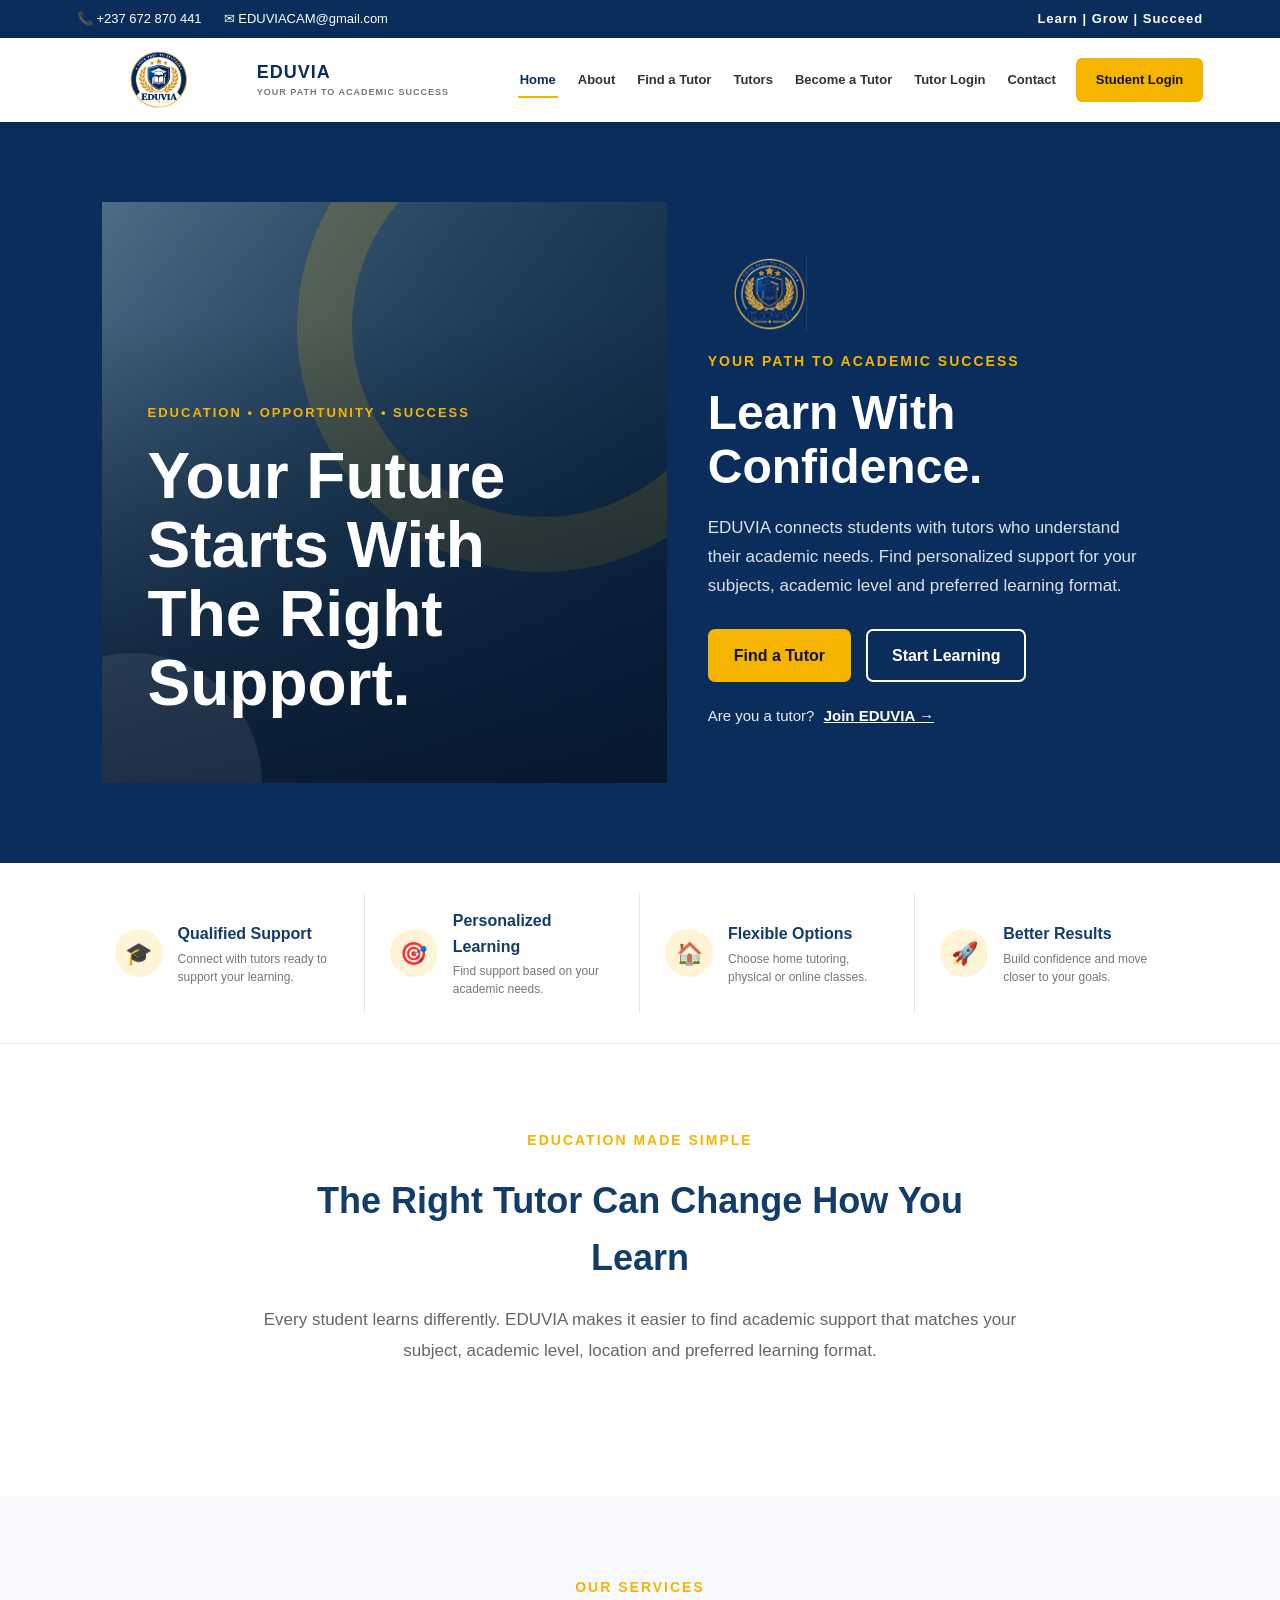
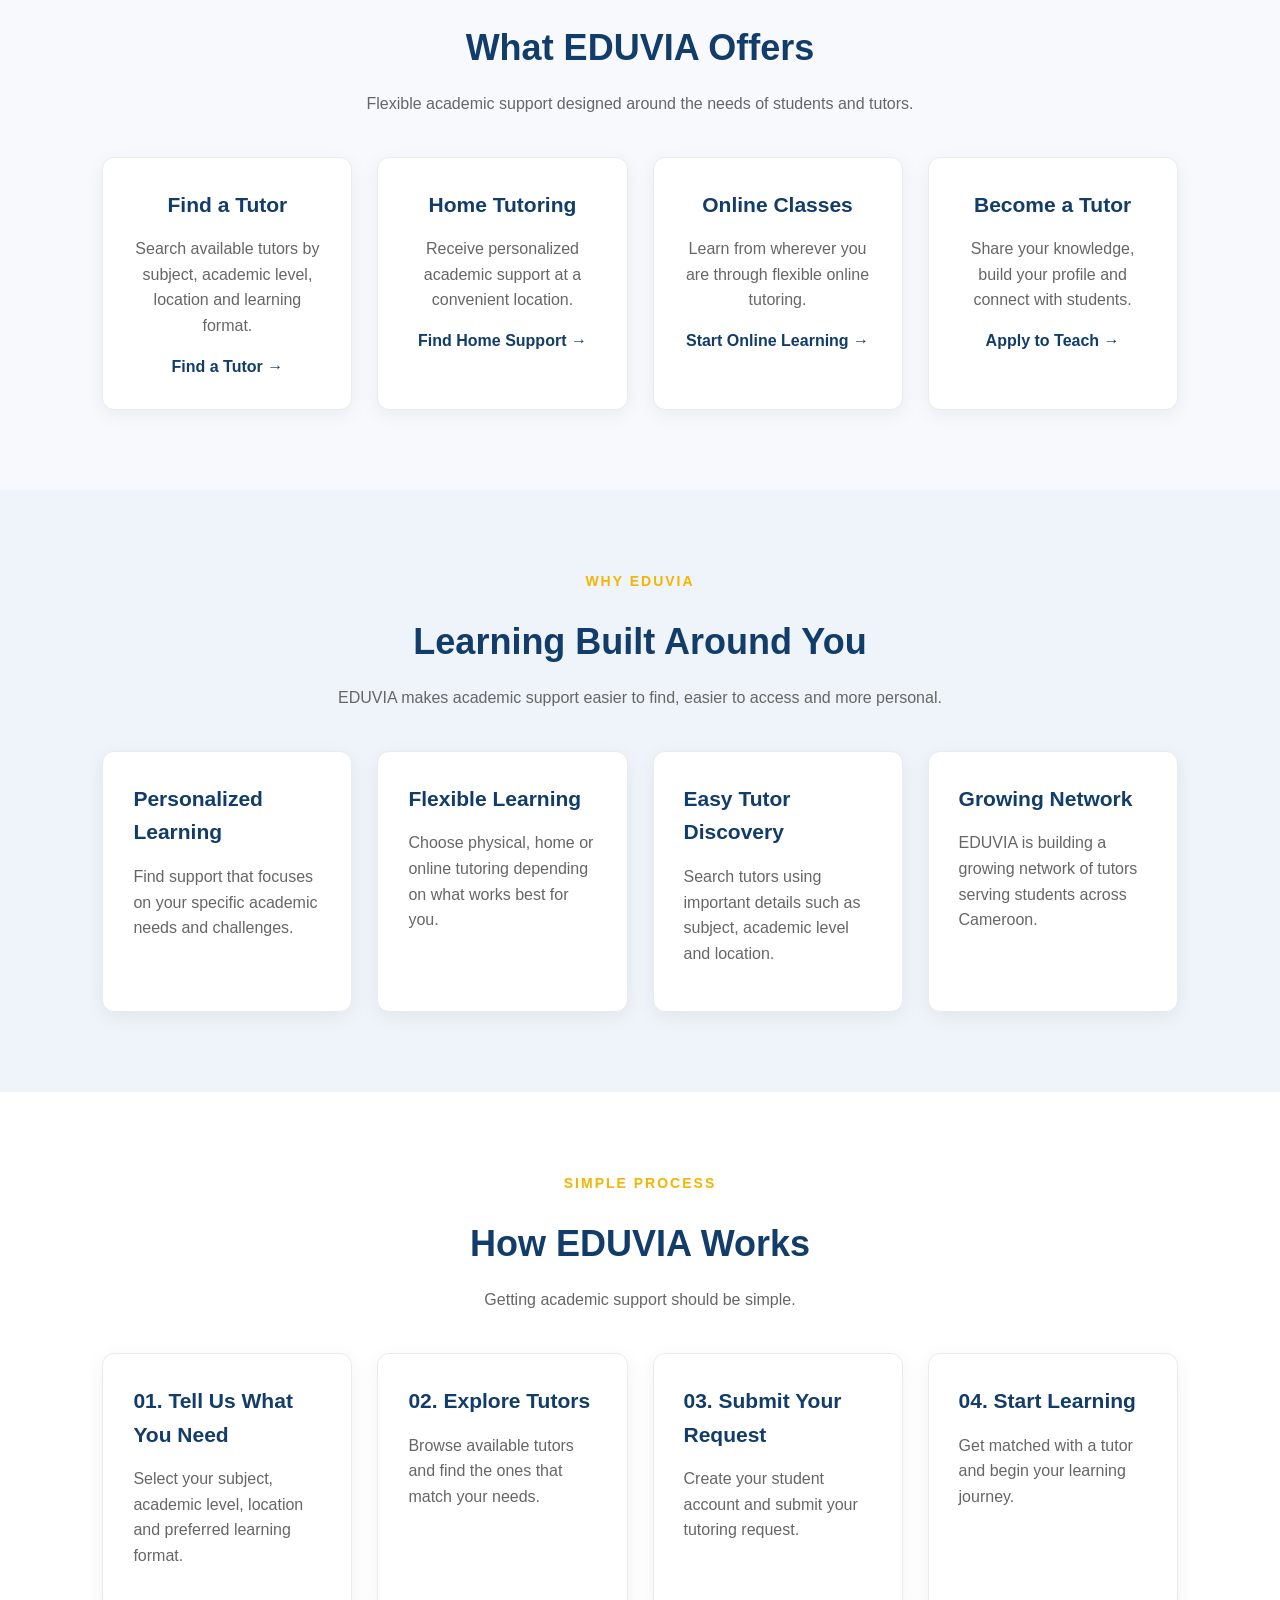
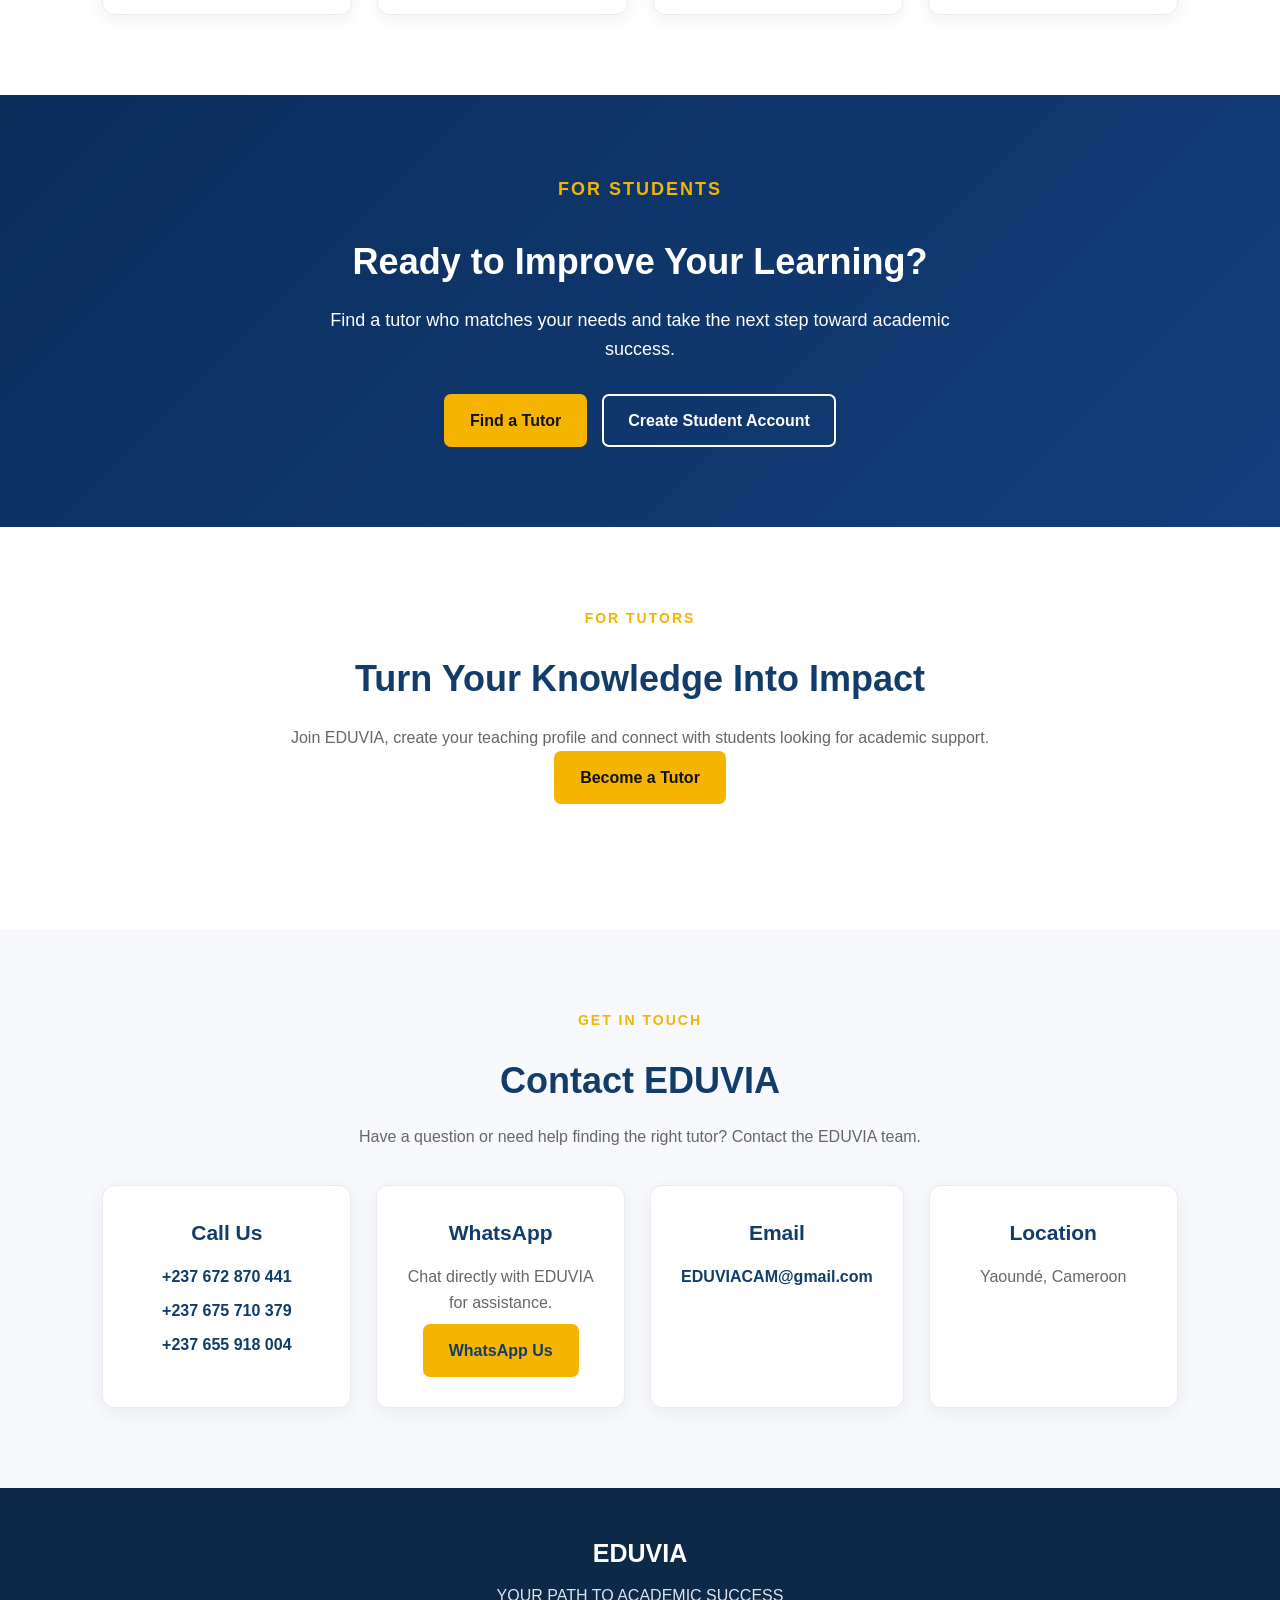
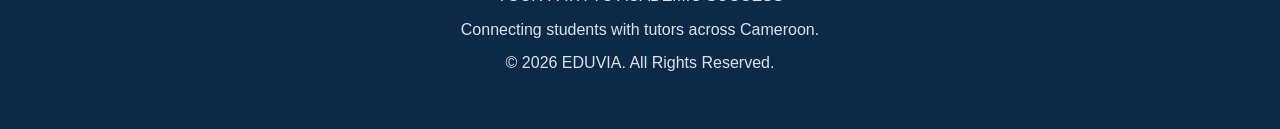
<file: index.html>
<!DOCTYPE html>
<html lang="en">

<head>
    <meta charset="UTF-8">

    <meta
        name="viewport"
        content="width=device-width, initial-scale=1.0"
    >

    <title>EDUVIA | Your Path to Academic Success</title>

    <meta
        name="description"
        content="EDUVIA connects students with tutors for personalized learning, home tutoring and online classes across Cameroon."
    >

    <meta
        name="keywords"
        content="EDUVIA, tutors in Cameroon, private tutors, home tutoring Cameroon, online tutoring Cameroon, find a tutor, academic support"
    >

    <meta name="author" content="EDUVIA">

    <meta name="robots" content="index, follow">

    <meta
        property="og:title"
        content="EDUVIA | Your Path to Academic Success"
    >

    <meta
        property="og:description"
        content="Connect with the right tutor and get personalized academic support across Cameroon."
    >

    <meta property="og:type" content="website">

    <meta property="og:site_name" content="EDUVIA">

    <meta
        name="twitter:card"
        content="summary_large_image"
    >

    <meta
        name="twitter:title"
        content="EDUVIA | Your Path to Academic Success"
    >

    <meta
        name="twitter:description"
        content="Connect with tutors and get personalized academic support across Cameroon."
    >

    <link rel="stylesheet" href="style.css">
</head>


<body>

    <!-- =====================================================
         TOP INFORMATION BAR
    ====================================================== -->

    <div class="top-bar">

        <div class="top-bar-contact">
            <span>📞 +237 672 870 441</span>
            <span>✉ EDUVIACAM@gmail.com</span>
        </div>

        <div class="top-bar-message">
            Learn | Grow | Succeed
        </div>

    </div>


    <!-- =====================================================
         HEADER
    ====================================================== -->

    <header>

        <a href="index.html" class="logo">
            <img
                src="eduvia-logo.png"
                alt="EDUVIA Logo"
            >
        </a>

        <div class="brand-text">
            <strong>EDUVIA</strong>
            <span>YOUR PATH TO ACADEMIC SUCCESS</span>
        </div>

        <nav>

            <a href="index.html" class="active">
                Home
            </a>

            <a href="about.html">
                About
            </a>

            <a href="find-tutor.html">
                Find a Tutor
            </a>

            <a href="tutors.html">
                Tutors
            </a>

            <a href="become-tutor.html">
                Become a Tutor
            </a>

            <a href="tutor-login.html">
                Tutor Login
            </a>

            <a href="contact.html">
                Contact
            </a>

            <a
                href="student-login.html"
                class="student-login-button"
            >
                Student Login
            </a>

        </nav>

    </header>


    <!-- =====================================================
         HERO
    ====================================================== -->

    <section class="home-hero">

        <div class="home-hero-image">

            <div class="hero-image-overlay"></div>

            <div class="hero-image-content">

                <p>
                    EDUCATION • OPPORTUNITY • SUCCESS
                </p>

                <h1>
                    Your Future<br>
                    Starts With<br>
                    The Right Support.
                </h1>

            </div>

        </div>


        <div class="home-hero-content">

            <img
                src="eduvia-logo.png"
                alt="EDUVIA"
                class="hero-logo"
            >

            <p class="hero-small">
                YOUR PATH TO ACADEMIC SUCCESS
            </p>

            <h2>
                Learn With Confidence.
            </h2>

            <p class="hero-description">
                EDUVIA connects students with tutors who
                understand their academic needs. Find
                personalized support for your subjects,
                academic level and preferred learning format.
            </p>

            <div class="hero-buttons">

                <a
                    href="find-tutor.html"
                    class="btn"
                >
                    Find a Tutor
                </a>

                <a
                    href="student-register.html"
                    class="btn btn-outline"
                >
                    Start Learning
                </a>

            </div>

            <div class="hero-secondary-link">

                <span>
                    Are you a tutor?
                </span>

                <a href="become-tutor.html">
                    Join EDUVIA →
                </a>

            </div>

        </div>

    </section>


    <!-- =====================================================
         FEATURE STRIP
    ====================================================== -->

    <section class="home-features">

        <div class="home-feature">

            <div class="feature-icon">
                🎓
            </div>

            <div>
                <h3>
                    Qualified Support
                </h3>

                <p>
                    Connect with tutors ready to support your learning.
                </p>
            </div>

        </div>


        <div class="home-feature">

            <div class="feature-icon">
                🎯
            </div>

            <div>
                <h3>
                    Personalized Learning
                </h3>

                <p>
                    Find support based on your academic needs.
                </p>
            </div>

        </div>


        <div class="home-feature">

            <div class="feature-icon">
                🏠
            </div>

            <div>
                <h3>
                    Flexible Options
                </h3>

                <p>
                    Choose home tutoring, physical or online classes.
                </p>
            </div>

        </div>


        <div class="home-feature">

            <div class="feature-icon">
                🚀
            </div>

            <div>
                <h3>
                    Better Results
                </h3>

                <p>
                    Build confidence and move closer to your goals.
                </p>
            </div>

        </div>

    </section>


    <!-- =====================================================
         INTRODUCTION
    ====================================================== -->

    <section class="home-introduction">

        <div class="section-intro">

            <p class="hero-small">
                EDUCATION MADE SIMPLE
            </p>

            <h2>
                The Right Tutor Can Change How You Learn
            </h2>

            <p>
                Every student learns differently. EDUVIA makes
                it easier to find academic support that matches
                your subject, academic level, location and
                preferred learning format.
            </p>

        </div>

    </section>


    <!-- =====================================================
         SERVICES
    ====================================================== -->

    <section class="home-services">

        <p class="hero-small">
            OUR SERVICES
        </p>

        <h2>
            What EDUVIA Offers
        </h2>

        <p class="section-intro">
            Flexible academic support designed around the needs
            of students and tutors.
        </p>


        <div class="cards">

            <div class="card">

                <h3>
                    Find a Tutor
                </h3>

                <p>
                    Search available tutors by subject,
                    academic level, location and learning format.
                </p>

                <a
                    href="find-tutor.html"
                    class="text-link"
                >
                    Find a Tutor →
                </a>

            </div>


            <div class="card">

                <h3>
                    Home Tutoring
                </h3>

                <p>
                    Receive personalized academic support at
                    a convenient location.
                </p>

                <a
                    href="find-tutor.html"
                    class="text-link"
                >
                    Find Home Support →
                </a>

            </div>


            <div class="card">

                <h3>
                    Online Classes
                </h3>

                <p>
                    Learn from wherever you are through
                    flexible online tutoring.
                </p>

                <a
                    href="find-tutor.html"
                    class="text-link"
                >
                    Start Online Learning →
                </a>

            </div>


            <div class="card">

                <h3>
                    Become a Tutor
                </h3>

                <p>
                    Share your knowledge, build your profile
                    and connect with students.
                </p>

                <a
                    href="become-tutor.html"
                    class="text-link"
                >
                    Apply to Teach →
                </a>

            </div>

        </div>

    </section>


    <!-- =====================================================
         WHY EDUVIA
    ====================================================== -->

    <section class="why-section">

        <p class="hero-small">
            WHY EDUVIA
        </p>

        <h2>
            Learning Built Around You
        </h2>

        <p class="section-intro">
            EDUVIA makes academic support easier to find,
            easier to access and more personal.
        </p>


        <div class="cards">

            <div class="card">

                <h3>
                    Personalized Learning
                </h3>

                <p>
                    Find support that focuses on your specific
                    academic needs and challenges.
                </p>

            </div>


            <div class="card">

                <h3>
                    Flexible Learning
                </h3>

                <p>
                    Choose physical, home or online tutoring
                    depending on what works best for you.
                </p>

            </div>


            <div class="card">

                <h3>
                    Easy Tutor Discovery
                </h3>

                <p>
                    Search tutors using important details such
                    as subject, academic level and location.
                </p>

            </div>


            <div class="card">

                <h3>
                    Growing Network
                </h3>

                <p>
                    EDUVIA is building a growing network of tutors
                    serving students across Cameroon.
                </p>

            </div>

        </div>

    </section>


    <!-- =====================================================
         HOW IT WORKS
    ====================================================== -->

    <section class="how-section">

        <p class="hero-small">
            SIMPLE PROCESS
        </p>

        <h2>
            How EDUVIA Works
        </h2>

        <p class="section-intro">
            Getting academic support should be simple.
        </p>


        <div class="cards">

            <div class="card">

                <h3>
                    01. Tell Us What You Need
                </h3>

                <p>
                    Select your subject, academic level,
                    location and preferred learning format.
                </p>

            </div>


            <div class="card">

                <h3>
                    02. Explore Tutors
                </h3>

                <p>
                    Browse available tutors and find the
                    ones that match your needs.
                </p>

            </div>


            <div class="card">

                <h3>
                    03. Submit Your Request
                </h3>

                <p>
                    Create your student account and submit
                    your tutoring request.
                </p>

            </div>


            <div class="card">

                <h3>
                    04. Start Learning
                </h3>

                <p>
                    Get matched with a tutor and begin
                    your learning journey.
                </p>

            </div>

        </div>

    </section>


    <!-- =====================================================
         STUDENT CTA
    ====================================================== -->

    <section class="cta home-student-cta">

        <p class="hero-small">
            FOR STUDENTS
        </p>

        <h2>
            Ready to Improve Your Learning?
        </h2>

        <p>
            Find a tutor who matches your needs and take
            the next step toward academic success.
        </p>

        <div class="hero-buttons">

            <a
                href="find-tutor.html"
                class="btn"
            >
                Find a Tutor
            </a>

            <a
                href="student-register.html"
                class="btn btn-outline"
            >
                Create Student Account
            </a>

        </div>

    </section>


    <!-- =====================================================
         TUTOR CTA
    ====================================================== -->

    <section class="home-tutor-section">

        <div class="section-intro">

            <p class="hero-small">
                FOR TUTORS
            </p>

            <h2>
                Turn Your Knowledge Into Impact
            </h2>

            <p>
                Join EDUVIA, create your teaching profile
                and connect with students looking for
                academic support.
            </p>

            <div class="hero-buttons">

                <a
                    href="become-tutor.html"
                    class="btn"
                >
                    Become a Tutor
                </a>

            </div>

        </div>

    </section>


    <!-- =====================================================
         CONTACT
    ====================================================== -->

    <section class="home-contact">

        <p class="hero-small">
            GET IN TOUCH
        </p>

        <h2>
            Contact EDUVIA
        </h2>

        <p class="section-intro">
            Have a question or need help finding the right
            tutor? Contact the EDUVIA team.
        </p>


        <div class="cards">

            <div class="card">

                <h3>
                    Call Us
                </h3>

                <p>
                    <a href="tel:+237672870441">
                        +237 672 870 441
                    </a>
                </p>

                <p>
                    <a href="tel:+237675710379">
                        +237 675 710 379
                    </a>
                </p>

                <p>
                    <a href="tel:+237655918004">
                        +237 655 918 004
                    </a>
                </p>

            </div>


            <div class="card">

                <h3>
                    WhatsApp
                </h3>

                <p>
                    Chat directly with EDUVIA for assistance.
                </p>

                <a
                    href="https://wa.me/237672870441"
                    target="_blank"
                    rel="noopener noreferrer"
                    class="btn"
                >
                    WhatsApp Us
                </a>

            </div>


            <div class="card">

                <h3>
                    Email
                </h3>

                <p>
                    <a href="mailto:EDUVIACAM@gmail.com">
                        EDUVIACAM@gmail.com
                    </a>
                </p>

            </div>


            <div class="card">

                <h3>
                    Location
                </h3>

                <p>
                    Yaoundé, Cameroon
                </p>

            </div>

        </div>

    </section>


    <!-- =====================================================
         FOOTER
    ====================================================== -->

    <footer>

        <h3>
            EDUVIA
        </h3>

        <p>
            YOUR PATH TO ACADEMIC SUCCESS
        </p>

        <p>
            Connecting students with tutors across Cameroon.
        </p>

        <p>
            ©️ 2026 EDUVIA. All Rights Reserved.
        </p>

    </footer>


</body>

</html>
</file>
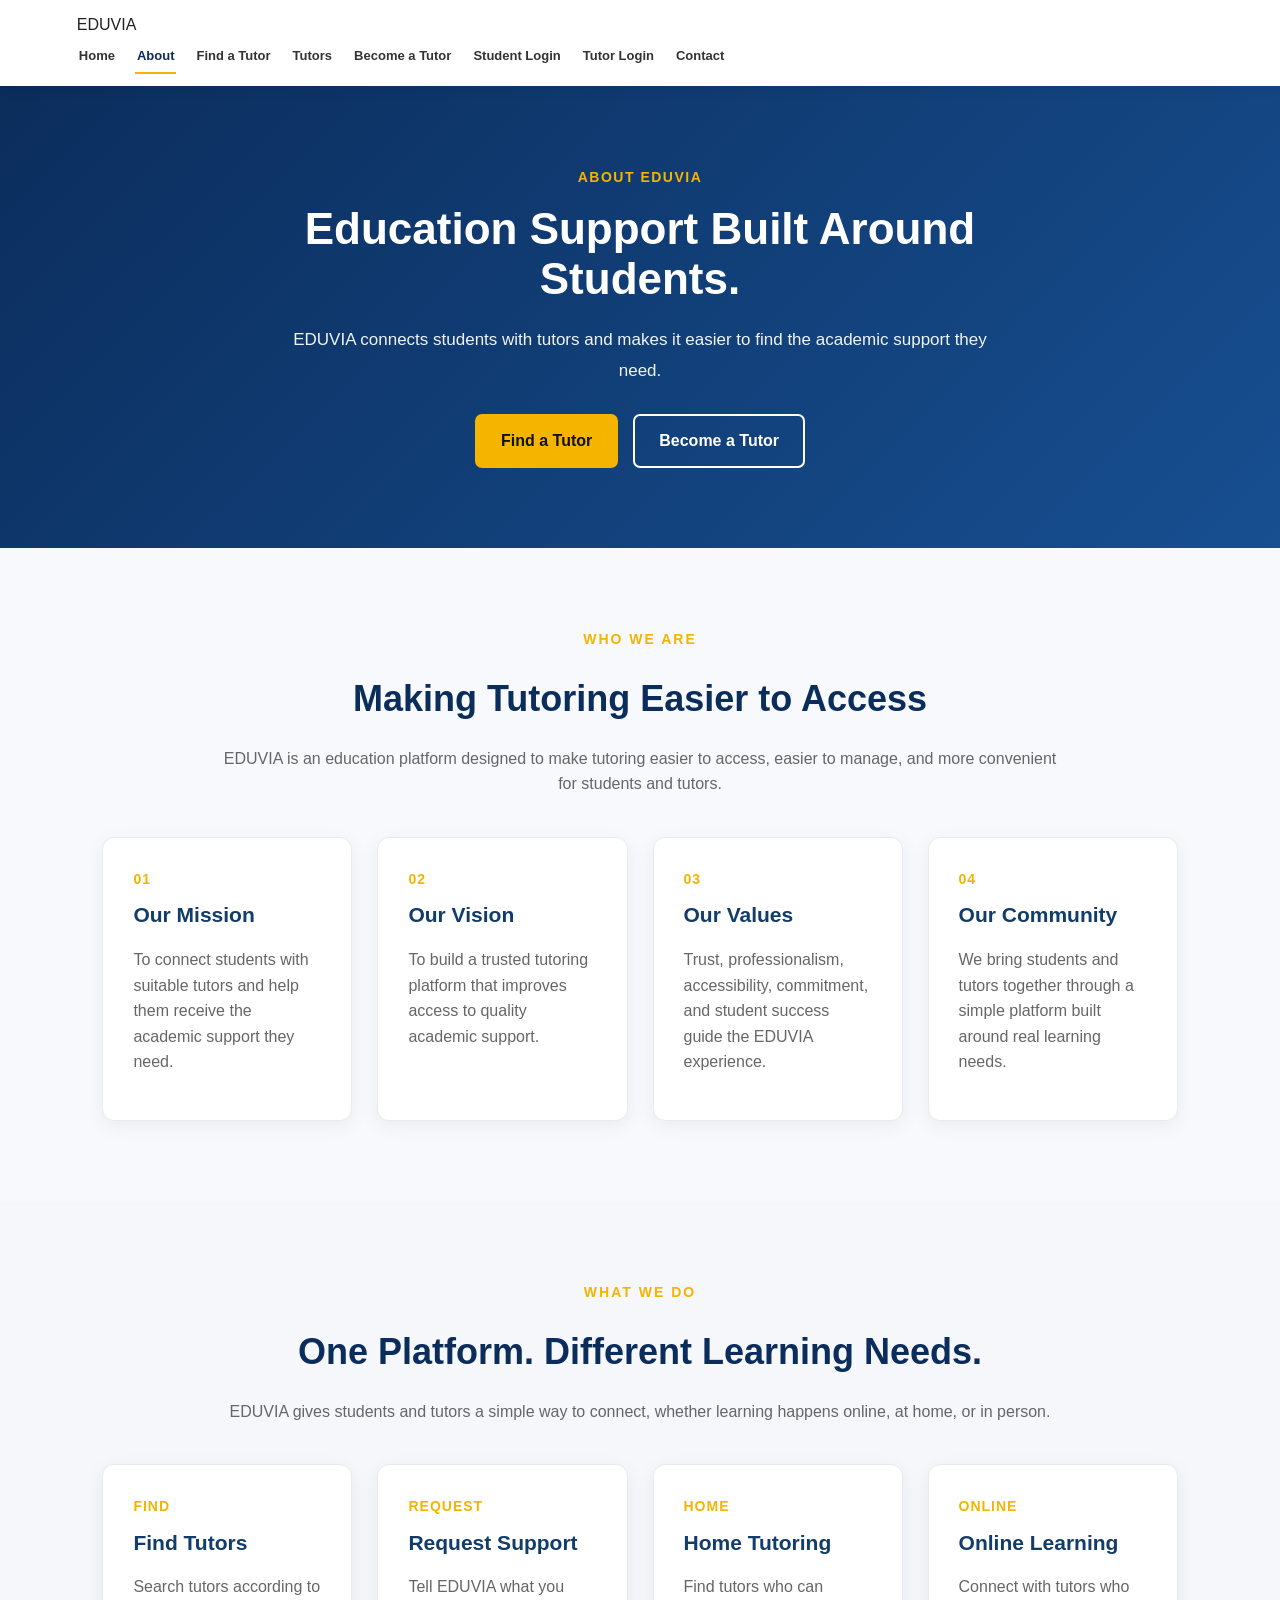
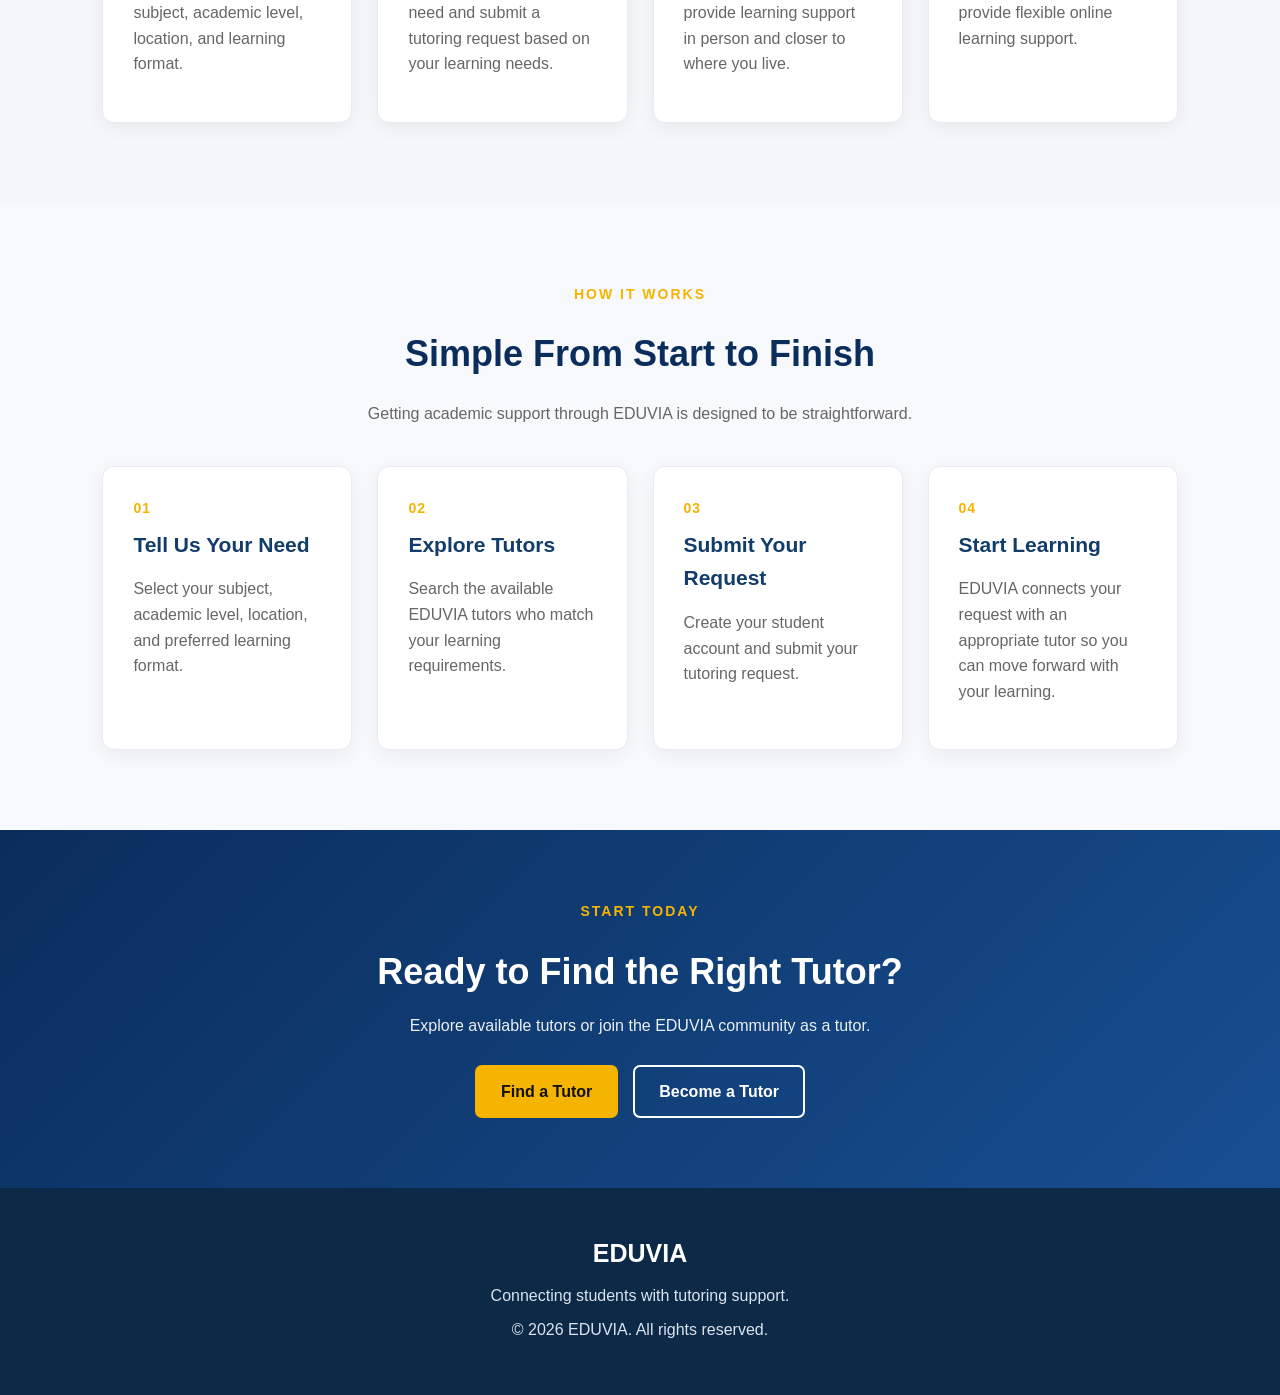
<file: about.html>
<!DOCTYPE html>
<html lang="en">

<head>
    <meta charset="UTF-8">
    <meta name="viewport" content="width=device-width, initial-scale=1.0">

    <meta name="description"
        content="Learn about EDUVIA, an education platform connecting students with suitable tutors across Cameroon.">

    <meta name="keywords"
        content="EDUVIA, tutoring Cameroon, private tutors, education Cameroon, find a tutor">

    <title>EDUVIA | About Us</title>

    <link rel="stylesheet" href="style.css">

    <style>

        /* =====================================================
           ABOUT PAGE
        ===================================================== */

        .about-hero {
            background:
                linear-gradient(
                    135deg,
                    #0b2d5c,
                    #174f91
                );
            color: white;
            padding: 80px 20px;
        }

        .about-hero-content {
            max-width: 850px;
            margin: auto;
            text-align: center;
        }

        .about-hero .hero-small {
            color: #f4b400;
            font-weight: 800;
            letter-spacing: 1.5px;
            margin-bottom: 15px;
        }

        .about-hero h1 {
            font-size: 44px;
            line-height: 1.15;
            margin-bottom: 20px;
        }

        .about-hero p {
            max-width: 700px;
            margin: auto;
            line-height: 1.8;
            font-size: 17px;
            opacity: 0.94;
        }


        .about-intro {
            max-width: 850px;
            margin: auto;
            text-align: center;
        }

        .about-intro h2 {
            color: #0b2d5c;
        }


        .about-highlight {
            background: #f5f7fb;
        }


        .about-number {
            color: #f4b400;
            font-size: 14px;
            font-weight: 800;
            letter-spacing: 1px;
            margin-bottom: 8px;
        }


        .about-card {
            transition:
                transform 0.2s ease,
                box-shadow 0.2s ease;
        }

        .about-card:hover {
            transform: translateY(-5px);
            box-shadow:
                0 12px 28px rgba(0,0,0,0.08);
        }


        .about-cta {
            background:
                linear-gradient(
                    135deg,
                    #0b2d5c,
                    #174f91
                );
            color: white;
            text-align: center;
            padding: 70px 20px;
        }

        .about-cta h2 {
            color: white;
            margin-bottom: 12px;
        }

        .about-cta p {
            max-width: 650px;
            margin: 0 auto 25px;
            line-height: 1.7;
            opacity: 0.92;
        }


        @media (max-width: 600px) {

            .about-hero {
                padding: 55px 20px;
            }

            .about-hero h1 {
                font-size: 32px;
            }

            .about-hero p {
                font-size: 15px;
            }

            .about-cta {
                padding: 55px 20px;
            }

        }

    </style>

</head>


<body>


<!-- =====================================================
     HEADER
===================================================== -->

<header>

    <div class="container nav-container">

        <div class="logo">
            EDUVIA
        </div>

        <nav>

            <a href="index.html">
                Home
            </a>

            <a href="about.html" class="active">
                About
            </a>

            <a href="find-tutor.html">
                Find a Tutor
            </a>

            <a href="tutors.html">
                Tutors
            </a>

            <a href="become-tutor.html">
                Become a Tutor
            </a>

            <a href="student-login.html">
                Student Login
            </a>

            <a href="tutor-login.html">
                Tutor Login
            </a>

            <a href="contact.html">
                Contact
            </a>

        </nav>

    </div>

</header>


<!-- =====================================================
     HERO
===================================================== -->

<section class="about-hero">

    <div class="about-hero-content">

        <div class="hero-small">
            ABOUT EDUVIA
        </div>

        <h1>
            Education Support Built Around Students.
        </h1>

        <p>
            EDUVIA connects students with tutors and makes it easier
            to find the academic support they need.
        </p>

        <div
            class="hero-buttons"
            style="justify-content:center;margin-top:28px;">

            <a
                href="find-tutor.html"
                class="btn">

                Find a Tutor

            </a>

            <a
                href="become-tutor.html"
                class="btn btn-outline">

                Become a Tutor

            </a>

        </div>

    </div>

</section>


<!-- =====================================================
     WHO WE ARE
===================================================== -->

<section>

    <div class="section-intro about-intro">

        <div class="hero-small">
            WHO WE ARE
        </div>

        <h2>
            Making Tutoring Easier to Access
        </h2>

        <p>
            EDUVIA is an education platform designed to make tutoring
            easier to access, easier to manage, and more convenient
            for students and tutors.
        </p>

    </div>


    <div class="cards">

        <div class="card about-card">

            <div class="about-number">
                01
            </div>

            <h3>
                Our Mission
            </h3>

            <p>
                To connect students with suitable tutors and help
                them receive the academic support they need.
            </p>

        </div>


        <div class="card about-card">

            <div class="about-number">
                02
            </div>

            <h3>
                Our Vision
            </h3>

            <p>
                To build a trusted tutoring platform that improves
                access to quality academic support.
            </p>

        </div>


        <div class="card about-card">

            <div class="about-number">
                03
            </div>

            <h3>
                Our Values
            </h3>

            <p>
                Trust, professionalism, accessibility, commitment,
                and student success guide the EDUVIA experience.
            </p>

        </div>


        <div class="card about-card">

            <div class="about-number">
                04
            </div>

            <h3>
                Our Community
            </h3>

            <p>
                We bring students and tutors together through a
                simple platform built around real learning needs.
            </p>

        </div>

    </div>

</section>


<!-- =====================================================
     WHAT WE DO
===================================================== -->

<section class="about-highlight">

    <div class="section-intro about-intro">

        <div class="hero-small">
            WHAT WE DO
        </div>

        <h2>
            One Platform. Different Learning Needs.
        </h2>

        <p>
            EDUVIA gives students and tutors a simple way to connect,
            whether learning happens online, at home, or in person.
        </p>

    </div>


    <div class="cards">

        <div class="card about-card">

            <div class="about-number">
                FIND
            </div>

            <h3>
                Find Tutors
            </h3>

            <p>
                Search tutors according to subject, academic level,
                location, and learning format.
            </p>

        </div>


        <div class="card about-card">

            <div class="about-number">
                REQUEST
            </div>

            <h3>
                Request Support
            </h3>

            <p>
                Tell EDUVIA what you need and submit a tutoring request
                based on your learning needs.
            </p>

        </div>


        <div class="card about-card">

            <div class="about-number">
                HOME
            </div>

            <h3>
                Home Tutoring
            </h3>

            <p>
                Find tutors who can provide learning support in person
                and closer to where you live.
            </p>

        </div>


        <div class="card about-card">

            <div class="about-number">
                ONLINE
            </div>

            <h3>
                Online Learning
            </h3>

            <p>
                Connect with tutors who provide flexible online
                learning support.
            </p>

        </div>

    </div>

</section>


<!-- =====================================================
     HOW IT WORKS
===================================================== -->

<section>

    <div class="section-intro about-intro">

        <div class="hero-small">
            HOW IT WORKS
        </div>

        <h2>
            Simple From Start to Finish
        </h2>

        <p>
            Getting academic support through EDUVIA is designed
            to be straightforward.
        </p>

    </div>


    <div class="cards">

        <div class="card about-card">

            <div class="about-number">
                01
            </div>

            <h3>
                Tell Us Your Need
            </h3>

            <p>
                Select your subject, academic level, location,
                and preferred learning format.
            </p>

        </div>


        <div class="card about-card">

            <div class="about-number">
                02
            </div>

            <h3>
                Explore Tutors
            </h3>

            <p>
                Search the available EDUVIA tutors who match
                your learning requirements.
            </p>

        </div>


        <div class="card about-card">

            <div class="about-number">
                03
            </div>

            <h3>
                Submit Your Request
            </h3>

            <p>
                Create your student account and submit your
                tutoring request.
            </p>

        </div>


        <div class="card about-card">

            <div class="about-number">
                04
            </div>

            <h3>
                Start Learning
            </h3>

            <p>
                EDUVIA connects your request with an appropriate
                tutor so you can move forward with your learning.
            </p>

        </div>

    </div>

</section>


<!-- =====================================================
     CTA
===================================================== -->

<section class="about-cta">

    <div class="hero-small">
        START TODAY
    </div>

    <h2>
        Ready to Find the Right Tutor?
    </h2>

    <p>
        Explore available tutors or join the EDUVIA community
        as a tutor.
    </p>


    <div
        class="hero-buttons"
        style="justify-content:center;">

        <a
            href="find-tutor.html"
            class="btn">

            Find a Tutor

        </a>

        <a
            href="become-tutor.html"
            class="btn btn-outline">

            Become a Tutor

        </a>

    </div>

</section>


<!-- =====================================================
     FOOTER
===================================================== -->

<footer>

    <div class="container">

        <h3>
            EDUVIA
        </h3>

        <p>
            Connecting students with tutoring support.
        </p>

        <p>
            © 2026 EDUVIA. All rights reserved.
        </p>

    </div>

</footer>


</body>
</html>
</file>
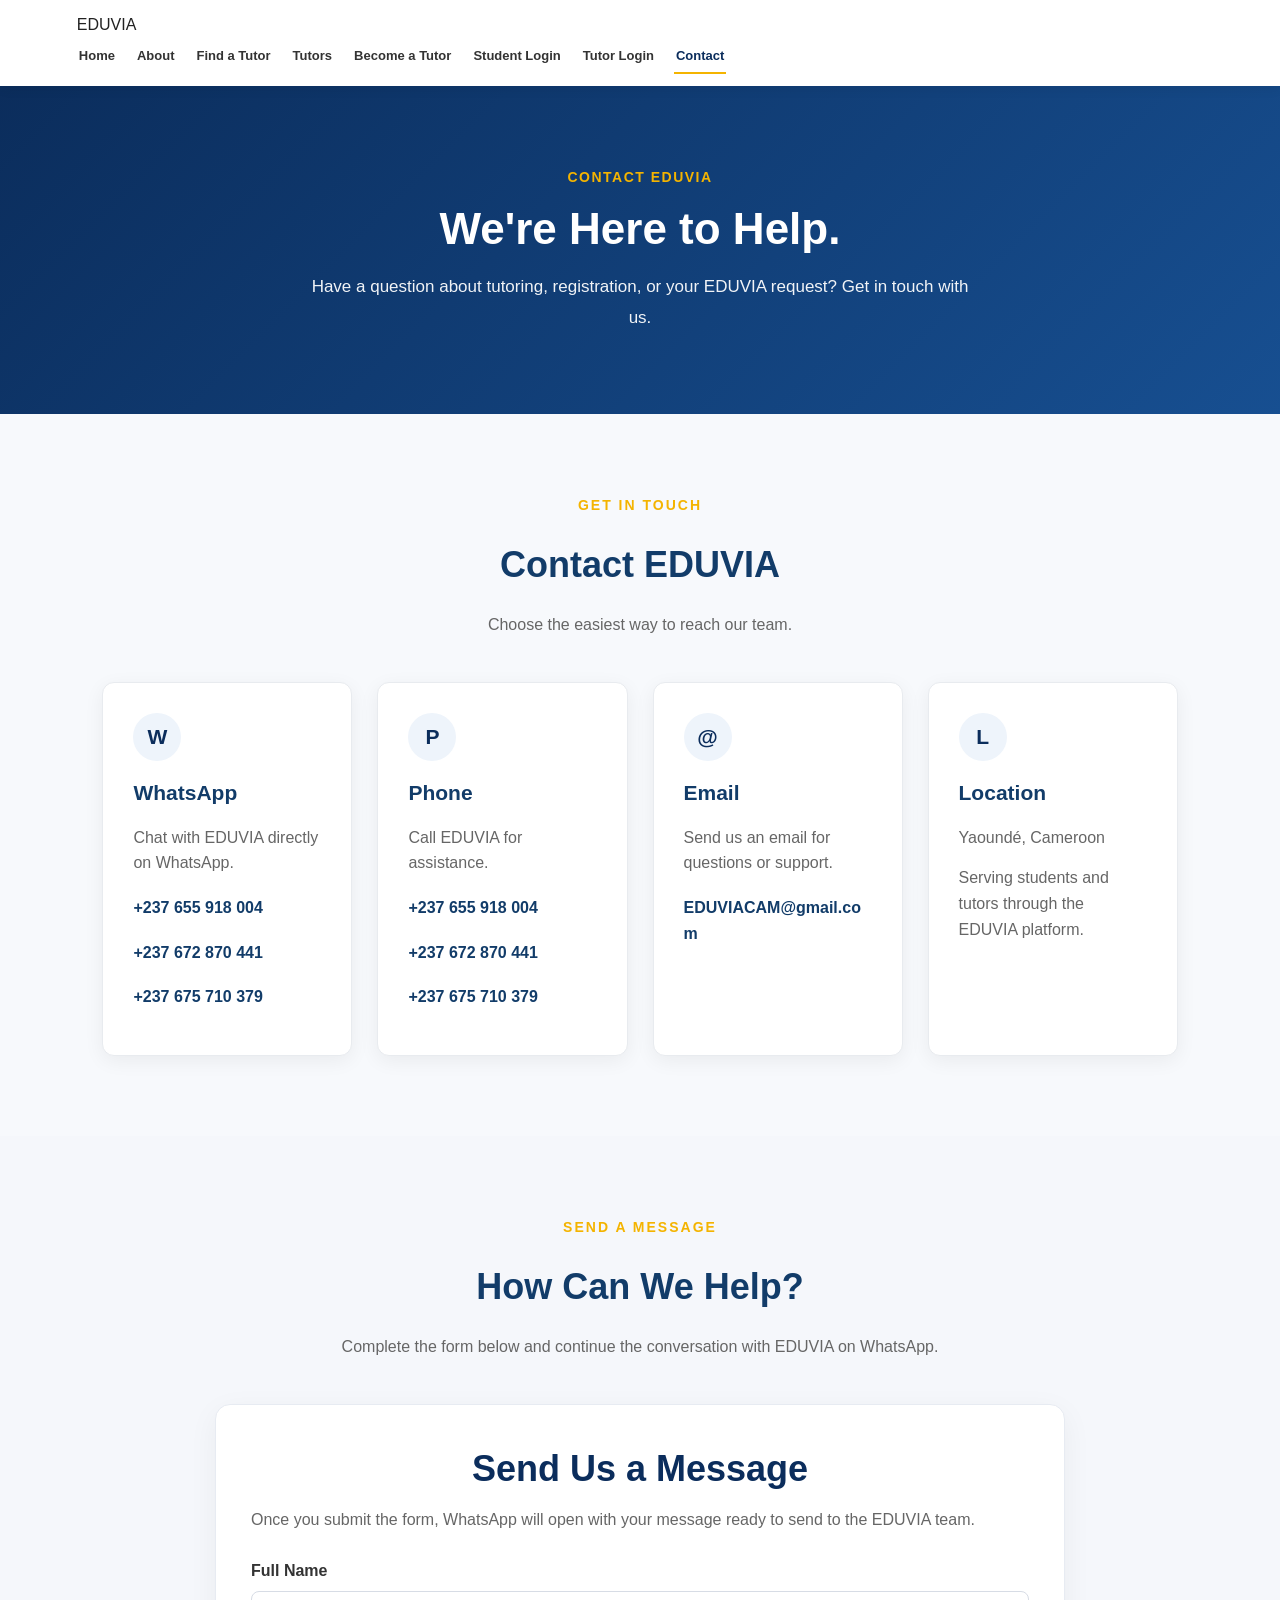
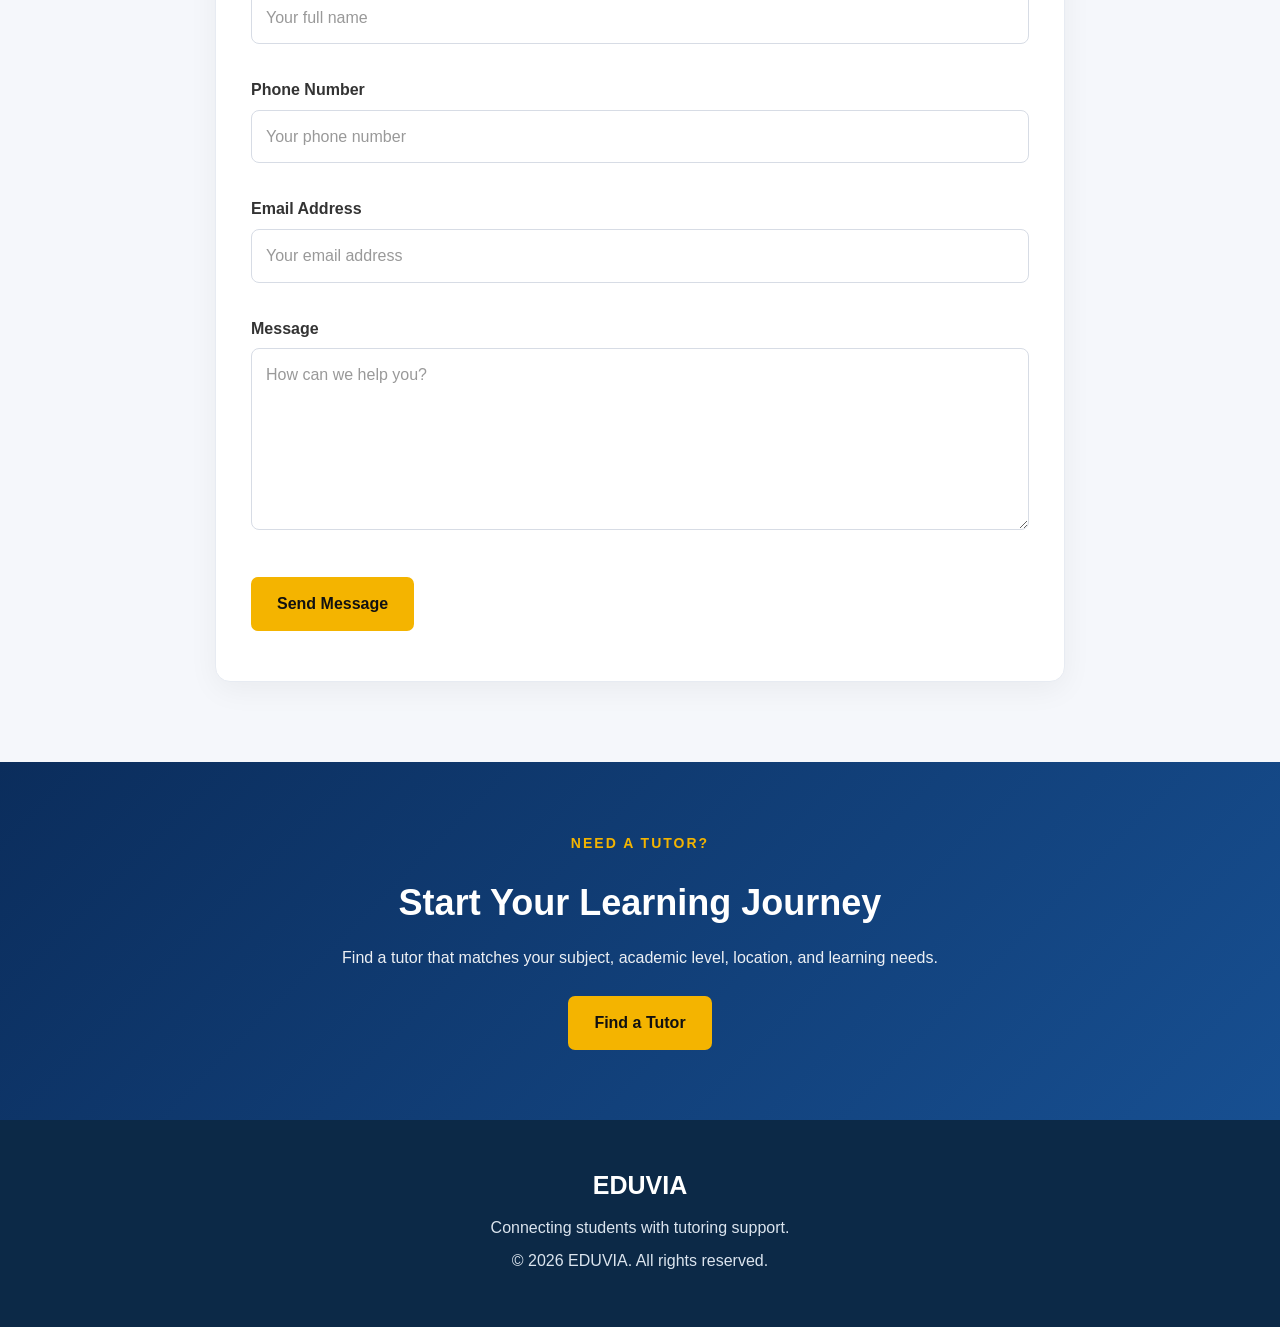
<file: contact.html>
<!DOCTYPE html>
<html lang="en">

<head>

    <meta charset="UTF-8">
    <meta name="viewport" content="width=device-width, initial-scale=1.0">

    <meta name="description"
        content="Contact EDUVIA for tutoring support, student registration, tutor applications and general enquiries.">

    <meta name="keywords"
        content="EDUVIA contact, tutoring Cameroon, education support Cameroon">

    <title>EDUVIA | Contact Us</title>

    <link rel="stylesheet" href="style.css">


    <style>

        /* =====================================================
           CONTACT PAGE
        ===================================================== */

        .contact-hero {
            background:
                linear-gradient(
                    135deg,
                    #0b2d5c,
                    #174f91
                );
            color: white;
            padding: 80px 20px;
        }

        .contact-hero-content {
            max-width: 800px;
            margin: auto;
            text-align: center;
        }

        .contact-hero .hero-small {
            color: #f4b400;
            font-weight: 800;
            letter-spacing: 1.5px;
            margin-bottom: 15px;
        }

        .contact-hero h1 {
            font-size: 44px;
            line-height: 1.15;
            margin-bottom: 18px;
        }

        .contact-hero p {
            max-width: 680px;
            margin: auto;
            line-height: 1.8;
            font-size: 17px;
            opacity: 0.94;
        }


        .contact-card {
            transition:
                transform 0.2s ease,
                box-shadow 0.2s ease;
        }

        .contact-card:hover {
            transform: translateY(-5px);
            box-shadow:
                0 12px 28px rgba(0,0,0,0.08);
        }


        .contact-icon {
            width: 48px;
            height: 48px;
            border-radius: 50%;
            background: #eef4fb;
            display: flex;
            align-items: center;
            justify-content: center;
            margin-bottom: 15px;
            color: #0b2d5c;
            font-size: 21px;
            font-weight: 700;
        }


        .contact-link {
            display: inline-block;
            margin-top: 4px;
            color: #0b2d5c;
            font-weight: 700;
            text-decoration: none;
            word-break: break-word;
        }

        .contact-link:hover {
            color: #174f91;
            text-decoration: underline;
        }


        .contact-form-section {
            background: #f5f7fb;
        }


        .contact-form-box {
            max-width: 850px;
            margin: auto;
            background: white;
            padding: 35px;
            border-radius: 15px;
            border: 1px solid #e7ebf2;
            box-shadow:
                0 8px 30px rgba(0,0,0,0.05);
        }

        .contact-form-box h2 {
            color: #0b2d5c;
            margin-bottom: 8px;
        }

        .contact-form-box > p {
            color: #666;
            line-height: 1.7;
            margin-bottom: 25px;
        }


        .contact-form-box label {
            display: block;
            margin: 15px 0 7px;
            font-weight: 700;
            color: #333;
        }

        .contact-form-box input,
        .contact-form-box textarea {
            width: 100%;
            box-sizing: border-box;
            padding: 13px 14px;
            border: 1px solid #d7dce5;
            border-radius: 8px;
            font: inherit;
            background: #fff;
            transition:
                border-color 0.2s ease,
                box-shadow 0.2s ease;
        }

        .contact-form-box input:focus,
        .contact-form-box textarea:focus {
            outline: none;
            border-color: #174f91;
            box-shadow:
                0 0 0 3px rgba(23,79,145,0.10);
        }

        .contact-form-box textarea {
            resize: vertical;
            min-height: 140px;
        }

        .contact-submit {
            margin-top: 22px;
        }


        .contact-message {
            margin-top: 15px;
            font-weight: 700;
            line-height: 1.5;
        }


        .contact-cta {
            background:
                linear-gradient(
                    135deg,
                    #0b2d5c,
                    #174f91
                );
            color: white;
            text-align: center;
            padding: 70px 20px;
        }

        .contact-cta h2 {
            color: white;
            margin-bottom: 12px;
        }

        .contact-cta p {
            max-width: 650px;
            margin: 0 auto 25px;
            line-height: 1.7;
            opacity: 0.92;
        }


        @media (max-width: 600px) {

            .contact-hero {
                padding: 55px 20px;
            }

            .contact-hero h1 {
                font-size: 32px;
            }

            .contact-hero p {
                font-size: 15px;
            }

            .contact-form-box {
                padding: 22px;
            }

            .contact-cta {
                padding: 55px 20px;
            }

        }

    </style>

</head>


<body>


<!-- =====================================================
     HEADER
===================================================== -->

<header>

    <div class="container nav-container">

        <div class="logo">
            EDUVIA
        </div>

        <nav>

            <a href="index.html">
                Home
            </a>

            <a href="about.html">
                About
            </a>

            <a href="find-tutor.html">
                Find a Tutor
            </a>

            <a href="tutors.html">
                Tutors
            </a>

            <a href="become-tutor.html">
                Become a Tutor
            </a>

            <a href="student-login.html">
                Student Login
            </a>

            <a href="tutor-login.html">
                Tutor Login
            </a>

            <a href="contact.html" class="active">
                Contact
            </a>

        </nav>

    </div>

</header>


<!-- =====================================================
     HERO
===================================================== -->

<section class="contact-hero">

    <div class="contact-hero-content">

        <div class="hero-small">
            CONTACT EDUVIA
        </div>

        <h1>
            We're Here to Help.
        </h1>

        <p>
            Have a question about tutoring, registration, or your
            EDUVIA request? Get in touch with us.
        </p>

    </div>

</section>


<!-- =====================================================
     CONTACT OPTIONS
===================================================== -->

<section>

    <div class="section-intro">

        <div class="hero-small">
            GET IN TOUCH
        </div>

        <h2>
            Contact EDUVIA
        </h2>

        <p>
            Choose the easiest way to reach our team.
        </p>

    </div>


    <div class="cards">


        <!-- WHATSAPP -->

        <div class="card contact-card">

            <div class="contact-icon">
                W
            </div>

            <h3>
                WhatsApp
            </h3>

            <p>
                Chat with EDUVIA directly on WhatsApp.
            </p>

            <p>
                <a
                    href="https://wa.me/237655918004"
                    target="_blank"
                    rel="noopener"
                    class="contact-link">

                    +237 655 918 004

                </a>
            </p>

            <p>
                <a
                    href="https://wa.me/237672870441"
                    target="_blank"
                    rel="noopener"
                    class="contact-link">

                    +237 672 870 441

                </a>
            </p>

            <p>
                <a
                    href="https://wa.me/237675710379"
                    target="_blank"
                    rel="noopener"
                    class="contact-link">

                    +237 675 710 379

                </a>
            </p>

        </div>


        <!-- PHONE -->

        <div class="card contact-card">

            <div class="contact-icon">
                P
            </div>

            <h3>
                Phone
            </h3>

            <p>
                Call EDUVIA for assistance.
            </p>

            <p>
                <a
                    href="tel:+237655918004"
                    class="contact-link">

                    +237 655 918 004

                </a>
            </p>

            <p>
                <a
                    href="tel:+237672870441"
                    class="contact-link">

                    +237 672 870 441

                </a>
            </p>

            <p>
                <a
                    href="tel:+237675710379"
                    class="contact-link">

                    +237 675 710 379

                </a>
            </p>

        </div>


        <!-- EMAIL -->

        <div class="card contact-card">

            <div class="contact-icon">
                @
            </div>

            <h3>
                Email
            </h3>

            <p>
                Send us an email for questions or support.
            </p>

            <a
                href="mailto:EDUVIACAM@gmail.com"
                class="contact-link">

                EDUVIACAM@gmail.com

            </a>

        </div>


        <!-- LOCATION -->

        <div class="card contact-card">

            <div class="contact-icon">
                L
            </div>

            <h3>
                Location
            </h3>

            <p>
                Yaoundé, Cameroon
            </p>

            <p>
                Serving students and tutors through the EDUVIA platform.
            </p>

        </div>

    </div>

</section>


<!-- =====================================================
     CONTACT FORM
===================================================== -->

<section class="contact-form-section">

    <div class="section-intro">

        <div class="hero-small">
            SEND A MESSAGE
        </div>

        <h2>
            How Can We Help?
        </h2>

        <p>
            Complete the form below and continue the conversation
            with EDUVIA on WhatsApp.
        </p>

    </div>


    <div class="contact-form-box">

        <h2>
            Send Us a Message
        </h2>

        <p>
            Once you submit the form, WhatsApp will open with your
            message ready to send to the EDUVIA team.
        </p>


        <form id="contactForm">


            <label for="name">
                Full Name
            </label>

            <input
                type="text"
                id="name"
                placeholder="Your full name"
                autocomplete="name"
                required>


            <label for="phone">
                Phone Number
            </label>

            <input
                type="tel"
                id="phone"
                placeholder="Your phone number"
                autocomplete="tel"
                required>


            <label for="email">
                Email Address
            </label>

            <input
                type="email"
                id="email"
                placeholder="Your email address"
                autocomplete="email">


            <label for="message">
                Message
            </label>

            <textarea
                id="message"
                rows="6"
                placeholder="How can we help you?"
                required></textarea>


            <button
                type="submit"
                class="btn contact-submit">

                Send Message

            </button>


            <p
                id="contactMessage"
                class="contact-message">
            </p>

        </form>

    </div>

</section>


<!-- =====================================================
     CTA
===================================================== -->

<section class="contact-cta">

    <div class="hero-small">
        NEED A TUTOR?
    </div>

    <h2>
        Start Your Learning Journey
    </h2>

    <p>
        Find a tutor that matches your subject, academic level,
        location, and learning needs.
    </p>

    <a
        href="find-tutor.html"
        class="btn">

        Find a Tutor

    </a>

</section>


<!-- =====================================================
     FOOTER
===================================================== -->

<footer>

    <div class="container">

        <h3>
            EDUVIA
        </h3>

        <p>
            Connecting students with tutoring support.
        </p>

        <p>
            © 2026 EDUVIA. All rights reserved.
        </p>

    </div>

</footer>


<!-- =====================================================
     CONTACT FORM SCRIPT
===================================================== -->

<script>

const contactForm =
    document.getElementById("contactForm");

const contactMessage =
    document.getElementById("contactMessage");


contactForm.addEventListener(
    "submit",
    function(event) {

        event.preventDefault();


        const name =
            document
                .getElementById("name")
                .value
                .trim();


        const phone =
            document
                .getElementById("phone")
                .value
                .trim();


        const email =
            document
                .getElementById("email")
                .value
                .trim();


        const message =
            document
                .getElementById("message")
                .value
                .trim();


        if (!name || !phone || !message) {

            contactMessage.textContent =
                "Please complete the required fields.";

            contactMessage.style.color =
                "#b00020";

            return;
        }


        const whatsappText =
            encodeURIComponent(

                `Hello EDUVIA,

My name is ${name}.
Phone: ${phone}
Email: ${email || "Not provided"}

Message:
${message}`

            );


        /*
            EDUVIA CONTACT NUMBER
            +237 672 870 441
        */

        const whatsappURL =
            `https://wa.me/237672870441?text=${whatsappText}`;


        contactMessage.textContent =
            "Opening WhatsApp...";


        contactMessage.style.color =
            "#16803c";


        window.open(
            whatsappURL,
            "_blank"
        );

    }
);

</script>


</body>
</html>
</file>
<file: style.css>
/* =========================================================
   EDUVIA GLOBAL STYLES
========================================================= */

* {
    margin: 0;
    padding: 0;
    box-sizing: border-box;
}

html {
    scroll-behavior: smooth;
}

body {
    font-family: Arial, sans-serif;
    line-height: 1.6;
    color: #222;
    background: #f7f9fc;
}

img {
    max-width: 100%;
    display: block;
}

a {
    transition: 0.2s ease;
}

button,
input,
select,
textarea {
    font: inherit;
}

/* =========================================================
   TOP INFORMATION BAR
========================================================= */

.top-bar {
    min-height: 38px;
    padding: 8px 6%;
    display: flex;
    align-items: center;
    justify-content: space-between;
    gap: 20px;
    background: #0b2d5c;
    color: white;
    font-size: 13px;
}

.top-bar-contact {
    display: flex;
    align-items: center;
    gap: 22px;
}

.top-bar-message {
    font-weight: 600;
    letter-spacing: 1px;
}

/* =========================================================
   HEADER
========================================================= */

header {
    min-height: 75px;
    padding: 12px 6%;
    display: flex;
    align-items: center;
    gap: 15px;
    background: #ffffff;
    position: sticky;
    top: 0;
    z-index: 1000;
    box-shadow: 0 2px 12px rgba(0, 0, 0, 0.07);
}

/* EDUVIA IMAGE LOGO */

.logo {
    display: flex;
    align-items: center;
    flex-shrink: 0;
    text-decoration: none;
}

.logo img {
    width: 165px;
    height: auto;
    max-height: 60px;
    object-fit: contain;
}

/* BRAND TEXT */

.brand-text {
    display: flex;
    flex-direction: column;
    justify-content: center;
    margin-right: auto;
    line-height: 1.2;
}

.brand-text strong {
    color: #0b2d5c;
    font-size: 18px;
    letter-spacing: 1px;
}

.brand-text span {
    color: #777;
    font-size: 9px;
    font-weight: 700;
    letter-spacing: 1px;
    margin-top: 3px;
}

/* NAVIGATION */

header nav {
    display: flex;
    align-items: center;
    justify-content: flex-end;
    gap: 18px;
}

header nav a {
    position: relative;
    padding: 8px 2px;
    color: #333;
    text-decoration: none;
    font-size: 13px;
    font-weight: 600;
    transition: 0.2s ease;
}

header nav a::after {
    content: "";
    position: absolute;
    left: 0;
    bottom: 0;
    width: 0;
    height: 2px;
    background: #f4b400;
    transition: width 0.2s ease;
}

header nav a:hover::after,
header nav a.active::after {
    width: 100%;
}

header nav a:hover,
header nav a.active {
    color: #0b2d5c;
}

/* STUDENT LOGIN BUTTON */

header nav a.student-login-button {
    background: #f4b400;
    color: #111;
    padding: 10px 18px;
    border-radius: 6px;
    border: 2px solid #f4b400;
}

header nav a.student-login-button::after {
    display: none;
}

header nav a.student-login-button:hover {
    background: #d99e00;
    border-color: #d99e00;
    color: #111;
}

/* =========================================================
   ORIGINAL / SHARED HERO
========================================================= */

.hero {
    min-height: 620px;
    display: flex;
    align-items: center;
    padding: 80px 8%;
    background: linear-gradient(
        135deg,
        #0b2d5c 0%,
        #123f7a 55%,
        #174f94 100%
    );
}

.hero-content {
    max-width: 750px;
    color: white;
}

.hero-small {
    color: #f4b400;
    font-size: 14px;
    font-weight: bold;
    letter-spacing: 2px;
    margin-bottom: 20px;
}

.hero h1 {
    font-size: 64px;
    line-height: 1.1;
    margin-bottom: 25px;
}

.hero p {
    font-size: 20px;
    max-width: 650px;
    margin-bottom: 35px;
}

.hero-buttons {
    display: flex;
    gap: 15px;
    flex-wrap: wrap;
}

.hero-secondary-link {
    margin-top: 25px;
    font-size: 15px;
    color: rgba(255, 255, 255, 0.9);
}

.hero-secondary-link a {
    color: white;
    font-weight: bold;
    text-decoration: underline;
    margin-left: 5px;
}

/* =========================================================
   NEW HOMEPAGE HERO
========================================================= */

.home-hero {
    min-height: 570px;
    display: grid;
    grid-template-columns: 1.05fr 0.95fr;
    background: #0b2d5c;
}

/* LEFT HERO PANEL */

.home-hero-image {
    min-height: 570px;
    position: relative;
    overflow: hidden;
    display: flex;
    align-items: flex-end;
    padding: 65px 8%;
    background:
        linear-gradient(
            135deg,
            rgba(7, 30, 60, 0.35),
            rgba(7, 30, 60, 0.9)
        ),
        linear-gradient(
            120deg,
            #7296ad 0%,
            #486d85 45%,
            #203f5c 100%
        );
}

/*
   Decorative background shapes.
   This gives the hero visual depth even before
   a dedicated study photograph is added.
*/

.home-hero-image::before {
    content: "";
    position: absolute;
    width: 380px;
    height: 380px;
    right: -120px;
    top: -120px;
    border: 55px solid rgba(244, 180, 0, 0.18);
    border-radius: 50%;
}

.home-hero-image::after {
    content: "";
    position: absolute;
    width: 260px;
    height: 260px;
    left: -100px;
    bottom: -130px;
    background: rgba(255, 255, 255, 0.08);
    border-radius: 50%;
}

.hero-image-overlay {
    position: absolute;
    inset: 0;
    background:
        linear-gradient(
            180deg,
            transparent 20%,
            rgba(5, 22, 44, 0.78) 100%
        );
}

.hero-image-content {
    position: relative;
    z-index: 2;
    color: white;
    max-width: 570px;
}

.hero-image-content p {
    color: #f4b400;
    font-size: 13px;
    font-weight: bold;
    letter-spacing: 2px;
    margin-bottom: 18px;
}

.hero-image-content h1 {
    font-size: clamp(40px, 5vw, 64px);
    line-height: 1.08;
    margin: 0;
}

/* RIGHT HERO PANEL */

.home-hero-content {
    min-height: 570px;
    padding: 55px 8%;
    display: flex;
    flex-direction: column;
    justify-content: center;
    background: #0b2d5c;
    color: white;
}

.hero-logo {
    width: 125px;
    max-height: 75px;
    object-fit: contain;
    margin-bottom: 18px;
}

.home-hero-content .hero-small {
    margin-bottom: 14px;
}

.home-hero-content h2 {
    color: white;
    text-align: left;
    font-size: clamp(34px, 4vw, 48px);
    line-height: 1.12;
    margin-bottom: 20px;
}

.hero-description {
    max-width: 550px;
    color: rgba(255, 255, 255, 0.86);
    font-size: 17px;
    line-height: 1.7;
    margin-bottom: 28px;
}

.home-hero-content .hero-buttons {
    justify-content: flex-start;
}

.home-hero-content .hero-secondary-link {
    margin-top: 22px;
}

/* =========================================================
   HOMEPAGE FEATURE ROW
========================================================= */

.home-features {
    padding: 30px 7%;
    display: grid;
    grid-template-columns: repeat(4, 1fr);
    gap: 0;
    background: white;
    border-bottom: 1px solid #e6eaf0;
}

.home-feature {
    min-height: 90px;
    padding: 15px 25px;
    display: flex;
    align-items: center;
    gap: 15px;
    border-right: 1px solid #e4e8ee;
}

.home-feature:last-child {
    border-right: none;
}

.feature-icon {
    width: 48px;
    height: 48px;
    flex-shrink: 0;
    display: flex;
    align-items: center;
    justify-content: center;
    background: #fff5d6;
    border-radius: 50%;
    font-size: 22px;
}

.home-feature h3 {
    color: #123c69;
    font-size: 16px;
    margin-bottom: 3px;
}

.home-feature p {
    color: #777;
    font-size: 12px;
    line-height: 1.5;
}

/* =========================================================
   HOMEPAGE INTRODUCTION
========================================================= */

.home-introduction {
    padding: 85px 8%;
    background: white;
}

.home-introduction .section-intro {
    max-width: 800px;
}

.home-introduction .hero-small {
    text-align: center;
}

.home-introduction h2 {
    max-width: 720px;
    margin-left: auto;
    margin-right: auto;
    margin-bottom: 18px;
}

.home-introduction .section-intro > p:last-child {
    color: #666;
    font-size: 17px;
    line-height: 1.8;
}

/* =========================================================
   HOMEPAGE SERVICES
========================================================= */

.home-services {
    background: #f7f9fc;
    text-align: center;
}

.home-services > .hero-small,
.why-section > .hero-small,
.how-section > .hero-small,
.home-contact > .hero-small {
    text-align: center;
}

.home-services > .section-intro,
.why-section > .section-intro,
.how-section > .section-intro,
.home-contact > .section-intro {
    margin-bottom: 35px;
}

/* =========================================================
   HOMEPAGE TUTOR SECTION
========================================================= */

.home-tutor-section {
    background: white;
    text-align: center;
}

.home-tutor-section .section-intro {
    max-width: 800px;
}

.home-tutor-section .hero-buttons {
    justify-content: center;
}

/* =========================================================
   HOMEPAGE CONTACT
========================================================= */

.home-contact {
    background: #f7f9fc;
    text-align: center;
}

.home-contact .cards {
    margin-top: 35px;
}

.home-contact .card {
    text-align: center;
}

.home-contact .card p {
    margin-bottom: 8px;
}

.home-contact .card a:not(.btn) {
    color: #123c69;
    font-weight: 600;
    text-decoration: none;
}

.home-contact .card a:not(.btn):hover {
    text-decoration: underline;
}

/* =========================================================
   BUTTONS
========================================================= */

.btn {
    min-height: 46px;
    display: inline-flex;
    align-items: center;
    justify-content: center;
    gap: 6px;
    background: #f4b400;
    color: #111;
    padding: 12px 24px;
    border: 2px solid #f4b400;
    border-radius: 7px;
    text-decoration: none;
    font-weight: bold;
    cursor: pointer;
    transition: 0.2s ease;
}

.btn:hover {
    transform: translateY(-2px);
    opacity: 0.92;
    box-shadow: 0 7px 18px rgba(0, 0, 0, 0.12);
}

.btn:active {
    transform: translateY(0);
}

.btn-outline {
    background: transparent;
    color: white;
    border-color: white;
}

.btn-outline:hover {
    background: white;
    color: #123c69;
}

button.btn:disabled {
    opacity: 0.6;
    cursor: not-allowed;
    transform: none;
}

/* =========================================================
   SECTIONS
========================================================= */

section {
    padding: 80px 8%;
}

section h2 {
    text-align: center;
    font-size: 36px;
    color: #123c69;
    margin-bottom: 15px;
}

.section-intro {
    max-width: 700px;
    margin: 0 auto 45px;
    text-align: center;
    color: #666;
}

.section-intro h2 {
    margin-bottom: 18px;
}

.section-intro p + p {
    margin-top: 15px;
}

/* =========================================================
   CARDS
========================================================= */

.cards {
    display: grid;
    grid-template-columns: repeat(4, 1fr);
    gap: 25px;
    margin-top: 40px;
}

.card {
    background: white;
    padding: 30px;
    border-radius: 12px;
    border: 1px solid #e8ebef;
    box-shadow: 0 5px 20px rgba(0, 0, 0, 0.06);
    transition: 0.25s ease;
}

.card:hover {
    transform: translateY(-5px);
    box-shadow: 0 12px 30px rgba(0, 0, 0, 0.09);
}

.card h3 {
    color: #123c69;
    margin-bottom: 15px;
    font-size: 21px;
}

.card p {
    color: #666;
    margin-bottom: 15px;
}

.card a {
    color: #123c69;
    font-weight: 600;
    text-decoration: none;
}

.card a:hover {
    text-decoration: underline;
}

.text-link {
    color: #123c69;
    font-weight: bold;
    text-decoration: none;
}

/* =========================================================
   WHY SECTION
========================================================= */

.why-section {
    background: #eef4f9;
}

/* =========================================================
   HOW SECTION
========================================================= */

.how-section {
    background: white;
}

/* =========================================================
   CTA
========================================================= */

.cta {
    background: linear-gradient(
        135deg,
        #0b2d5c,
        #123f7a
    );
    color: white;
    text-align: center;
}

.cta h2 {
    color: white;
}

.cta p {
    max-width: 650px;
    margin: 0 auto 30px;
    font-size: 18px;
}

.cta .hero-small {
    color: #f4b400;
}

.home-student-cta .hero-buttons {
    justify-content: center;
}

/* =========================================================
   FORMS
========================================================= */

.search-box {
    max-width: 800px;
    margin: 0 auto 40px;
    background: white;
    padding: 30px;
    border-radius: 12px;
    border: 1px solid #e5e8ed;
    box-shadow: 0 5px 20px rgba(0, 0, 0, 0.06);
}

.search-box label,
form label {
    display: block;
    margin-bottom: 7px;
    font-weight: 600;
    color: #333;
}

.search-box input,
.search-box textarea,
.search-box select,
form input,
form select,
form textarea {
    width: 100%;
    padding: 13px;
    margin-bottom: 18px;
    border: 1px solid #d8dde5;
    border-radius: 7px;
    background: white;
    color: #222;
    font-size: 15px;
    transition: 0.2s ease;
}

.search-box input:focus,
.search-box textarea:focus,
.search-box select:focus,
form input:focus,
form select:focus,
form textarea:focus {
    outline: none;
    border-color: #123c69;
    box-shadow: 0 0 0 3px rgba(18, 60, 105, 0.08);
}

form textarea {
    resize: vertical;
    min-height: 120px;
}

form input::placeholder,
form textarea::placeholder {
    color: #999;
}

/* =========================================================
   TUTOR GRID
========================================================= */

.tutor-grid {
    display: grid;
    grid-template-columns: repeat(3, 1fr);
    gap: 25px;
    max-width: 1200px;
    margin: 40px auto;
}

.tutor-card {
    background: white;
    padding: 30px;
    border-radius: 12px;
    border: 1px solid #e5e8ed;
    text-align: center;
    box-shadow: 0 5px 20px rgba(0, 0, 0, 0.06);
    transition: 0.25s ease;
}

.tutor-card:hover {
    transform: translateY(-5px);
    box-shadow: 0 12px 30px rgba(0, 0, 0, 0.10);
}

.tutor-card h3 {
    color: #123c69;
    margin-bottom: 10px;
}

.tutor-card p {
    color: #666;
    margin-bottom: 8px;
    text-align: left;
}

.tutor-card .btn {
    margin-top: 8px;
}

.tutor-avatar {
    width: 75px;
    height: 75px;
    margin: 0 auto 20px;
    border-radius: 50%;
    background: #123c69;
    color: white;
    display: flex;
    align-items: center;
    justify-content: center;
    font-size: 25px;
    font-weight: bold;
}

.tutor-card img {
    width: 90px;
    height: 90px;
    border-radius: 50%;
    object-fit: cover;
    margin-bottom: 20px;
}

.tutor-profile-image {
    width: 140px;
    height: 140px;
    object-fit: cover;
    border-radius: 50%;
    border: 4px solid #123c69;
    display: block;
    margin: 0 auto 20px;
}

/* =========================================================
   FOOTER
========================================================= */

footer {
    background: #0c2947;
    color: white;
    text-align: center;
    padding: 45px 8%;
}

footer h3 {
    font-size: 25px;
    margin-bottom: 10px;
}

footer p {
    margin: 8px 0;
    color: #dbe4ee;
}

footer a {
    color: #dbe4ee;
    text-decoration: none;
}

footer a:hover {
    color: white;
    text-decoration: underline;
}

/* =========================================================
   SHARED AUTH PAGES
========================================================= */

.auth-page {
    min-height: calc(100vh - 75px);
    display: flex;
    align-items: center;
    justify-content: center;
    padding: 50px 20px;
    background: #f5f7fb;
}

.auth-box {
    width: 100%;
    max-width: 500px;
    background: white;
    padding: 40px;
    border-radius: 14px;
    border: 1px solid #e5e8ed;
    box-shadow: 0 10px 35px rgba(0, 0, 0, 0.08);
}

.auth-box h1 {
    text-align: center;
    color: #0b2d5c;
    margin-bottom: 10px;
}

.auth-box > p {
    text-align: center;
    color: #666;
    margin-bottom: 30px;
}

/* =========================================================
   ADMIN DASHBOARD
========================================================= */

.admin-hero {
    background: linear-gradient(
        135deg,
        #0b2d5c,
        #123f7a
    );
    color: white;
    padding: 70px 20px;
    text-align: center;
}

.admin-hero h1 {
    font-size: 42px;
    margin-bottom: 12px;
}

.admin-hero p {
    font-size: 18px;
    opacity: 0.9;
}

.admin-section {
    padding: 60px 20px;
    background: #f5f7fb;
}

.admin-stats {
    max-width: 1200px;
    margin: 0 auto 40px;
    display: grid;
    grid-template-columns: repeat(2, 1fr);
    gap: 25px;
}

.admin-stat {
    background: white;
    padding: 30px;
    border-radius: 12px;
    border: 1px solid #e5e8ed;
    text-align: center;
    box-shadow: 0 5px 20px rgba(0, 0, 0, 0.06);
}

.admin-stat h3 {
    font-size: 38px;
    margin-bottom: 8px;
    color: #0b2d5c;
}

.admin-stat p {
    margin: 0;
    color: #666;
}

.admin-panel {
    max-width: 1200px;
    margin: 0 auto 40px;
    background: white;
    padding: 30px;
    border-radius: 12px;
    border: 1px solid #e5e8ed;
    box-shadow: 0 5px 20px rgba(0, 0, 0, 0.06);
}

.admin-panel-header {
    display: flex;
    justify-content: space-between;
    align-items: center;
    gap: 20px;
    margin-bottom: 30px;
}

.admin-panel-header h2 {
    margin-bottom: 8px;
}

.admin-panel-header p {
    color: #666;
}

.admin-card {
    border: 1px solid #e4e7ec;
    border-radius: 12px;
    padding: 25px;
    margin-bottom: 20px;
    background: #fff;
}

.admin-card:last-child {
    margin-bottom: 0;
}

.admin-card-top {
    display: flex;
    align-items: center;
    gap: 20px;
    margin-bottom: 25px;
}

.admin-avatar {
    width: 80px;
    height: 80px;
    border-radius: 50%;
    object-fit: cover;
    flex-shrink: 0;
}

.admin-avatar.initials {
    background: #0b2d5c;
    color: white;
    display: flex;
    align-items: center;
    justify-content: center;
    font-weight: bold;
    font-size: 24px;
}

.admin-details p {
    margin: 10px 0;
    line-height: 1.5;
}

.admin-details strong {
    color: #0b2d5c;
}

.loading {
    text-align: center;
    padding: 30px;
    color: #666;
}

.empty-state {
    text-align: center;
    padding: 40px;
    background: #f8f9fb;
    border-radius: 10px;
    color: #666;
}

.admin-error {
    padding: 20px;
    background: #fff0f0;
    border: 1px solid #ffd4d4;
    border-radius: 10px;
}

.admin-error h3 {
    color: #b00020;
}

/* =========================================================
   ADMIN LOGIN
========================================================= */

.admin-login-page {
    min-height: 100vh;
    display: flex;
    justify-content: center;
    align-items: center;
    padding: 30px 20px;
    background: #f5f7fb;
}

.admin-login-box {
    width: 100%;
    max-width: 450px;
    background: white;
    padding: 45px 35px;
    border-radius: 15px;
    border: 1px solid #e5e8ed;
    box-shadow: 0 10px 35px rgba(0, 0, 0, 0.10);
    text-align: center;
}

.admin-login-logo {
    font-size: 32px;
    font-weight: bold;
    color: #0b2d5c;
    margin-bottom: 20px;
}

.admin-login-box h1 {
    color: #0b2d5c;
    margin-bottom: 10px;
}

.admin-login-box > p {
    color: #666;
    margin-bottom: 30px;
    line-height: 1.6;
}

.admin-login-box form {
    text-align: left;
}

.admin-login-box label {
    display: block;
    margin-bottom: 8px;
    font-weight: 600;
    color: #333;
}

.admin-login-box input {
    width: 100%;
    padding: 14px;
    margin-bottom: 20px;
    border: 1px solid #ddd;
    border-radius: 8px;
    font-size: 16px;
}

.admin-login-box button {
    width: 100%;
    border: none;
    cursor: pointer;
    margin-top: 5px;
}

#loginMessage {
    margin-top: 20px;
}

.login-error {
    color: #b00020;
}

.login-success {
    color: #16803c;
}

.back-home {
    display: inline-block;
    margin-top: 25px;
    color: #0b2d5c;
    text-decoration: none;
    font-weight: 600;
}

/* =========================================================
   LOGOUT
========================================================= */

.logout-button {
    background: #b00020;
    color: white;
    border: none;
    padding: 10px 18px;
    border-radius: 7px;
    cursor: pointer;
    font-weight: 600;
    transition: 0.2s ease;
}

.logout-button:hover {
    opacity: 0.9;
}

/* =========================================================
   ADMIN ACTIONS
========================================================= */

.admin-actions {
    display: flex;
    gap: 12px;
    margin-top: 20px;
    flex-wrap: wrap;
}

.approve-button,
.reject-button {
    border: none;
    padding: 10px 18px;
    border-radius: 7px;
    cursor: pointer;
    font-weight: 600;
    font-size: 14px;
    transition: 0.2s ease;
}

.approve-button {
    background: #16803c;
    color: white;
}

.approve-button:hover {
    opacity: 0.9;
}

.reject-button {
    background: #b00020;
    color: white;
}

.reject-button:hover {
    opacity: 0.9;
}

/* =========================================================
   DASHBOARDS
========================================================= */

.dashboard-hero {
    background: linear-gradient(
        135deg,
        #0b2d5c,
        #123f7a
    );
    color: white;
    padding: 70px 20px;
    text-align: center;
}

.dashboard-hero h1 {
    font-size: 42px;
    margin-bottom: 10px;
}

.dashboard-section {
    padding: 60px 6%;
    background: #f5f7fb;
}

.dashboard-grid {
    max-width: 1200px;
    margin: auto;
    display: grid;
    grid-template-columns: repeat(2, 1fr);
    gap: 25px;
}

.dashboard-card {
    background: white;
    padding: 30px;
    border-radius: 14px;
    border: 1px solid #e5e8ed;
    box-shadow: 0 6px 25px rgba(0, 0, 0, 0.06);
}

.dashboard-card h2 {
    color: #0b2d5c;
    margin-bottom: 15px;
}

.dashboard-card p {
    margin: 10px 0;
    color: #555;
}

.dashboard-section .hero-buttons {
    margin-top: 10px;
}

/* =========================================================
   STATUS BADGES
========================================================= */

.status-badge {
    display: inline-block;
    padding: 5px 12px;
    border-radius: 20px;
    background: #eef4f9;
    color: #0b2d5c;
    font-size: 13px;
    font-weight: 700;
    text-transform: capitalize;
}

/* =========================================================
   NOTIFICATIONS
========================================================= */

.notification-card {
    background: white;
    border: 1px solid #e4e7ec;
    border-radius: 12px;
    padding: 20px;
    margin-bottom: 15px;
    transition: 0.2s ease;
}

.notification-card:hover {
    box-shadow: 0 5px 18px rgba(0, 0, 0, 0.06);
}

.notification-card.unread {
    border-left: 5px solid #f4b400;
}

.notification-card h3 {
    color: #0b2d5c;
    margin-bottom: 8px;
}

.notification-card p {
    color: #555;
}

/* =========================================================
   CONTACT
========================================================= */

.contact-details {
    max-width: 1200px;
    margin: 0 auto;
}

/* =========================================================
   ACCESSIBILITY
========================================================= */

a:focus-visible,
button:focus-visible,
input:focus-visible,
select:focus-visible,
textarea:focus-visible {
    outline: 3px solid rgba(244, 180, 0, 0.55);
    outline-offset: 2px;
}

/* =========================================================
   RESPONSIVE DESIGN
========================================================= */

@media (max-width: 1100px) {

    header {
        gap: 10px;
    }

    .brand-text {
        display: none;
    }

    header nav {
        gap: 14px;
    }

    header nav a {
        font-size: 12px;
    }

    .home-hero {
        grid-template-columns: 1fr 1fr;
    }

    .home-feature {
        padding: 15px;
    }

    .home-feature p {
        font-size: 11px;
    }
}

@media (max-width: 1000px) {

    header {
        flex-direction: column;
        gap: 15px;
        position: relative;
    }

    .brand-text {
        display: flex;
        align-items: center;
        text-align: center;
        margin-right: 0;
    }

    header nav {
        width: 100%;
        justify-content: center;
        flex-wrap: wrap;
    }

    .cards {
        grid-template-columns: repeat(2, 1fr);
    }

    .hero h1 {
        font-size: 50px;
    }

    .home-hero {
        grid-template-columns: 1fr;
    }

    .home-hero-image,
    .home-hero-content {
        min-height: 500px;
    }

    .home-features {
        grid-template-columns: repeat(2, 1fr);
    }

    .home-feature:nth-child(2) {
        border-right: none;
    }

    .home-feature:nth-child(-n + 2) {
        border-bottom: 1px solid #e4e8ee;
    }
}

@media (max-width: 850px) {

    .top-bar {
        padding: 8px 20px;
        flex-direction: column;
        gap: 4px;
        text-align: center;
    }

    .top-bar-contact {
        justify-content: center;
        flex-wrap: wrap;
        gap: 10px 18px;
    }

    header {
        padding: 16px 20px;
        gap: 12px;
    }

    .logo img {
        width: 150px;
        max-height: 55px;
    }

    header nav {
        width: 100%;
        justify-content: center;
        flex-wrap: wrap;
        gap: 8px 16px;
    }

    header nav a {
        font-size: 13px;
        padding: 6px 2px;
    }

    .dashboard-grid {
        grid-template-columns: 1fr;
    }

    .tutor-grid {
        grid-template-columns: repeat(2, 1fr);
    }

    .hero {
        text-align: center;
    }

    .hero-content {
        margin: auto;
    }

    .hero-buttons {
        justify-content: center;
    }

    .admin-panel-header {
        flex-direction: column;
        align-items: flex-start;
    }

    .home-hero-content {
        padding: 55px 7%;
    }
}

@media (max-width: 700px) {

    .admin-stats {
        grid-template-columns: 1fr;
    }

    .admin-hero h1 {
        font-size: 30px;
    }

    .admin-card-top {
        align-items: flex-start;
    }

    .home-features {
        grid-template-columns: 1fr;
    }

    .home-feature {
        border-right: none;
        border-bottom: 1px solid #e4e8ee;
    }

    .home-feature:last-child {
        border-bottom: none;
    }

    .home-hero-image,
    .home-hero-content {
        min-height: 470px;
    }

    .home-hero-image {
        padding: 50px 7%;
    }
}

@media (max-width: 600px) {

    header {
        position: relative;
        padding: 15px 14px;
    }

    .logo img {
        width: 140px;
        max-height: 52px;
    }

    .brand-text strong {
        font-size: 16px;
    }

    .brand-text span {
        font-size: 8px;
    }

    header nav {
        gap: 7px 13px;
    }

    header nav a {
        font-size: 12px;
    }

    header nav a.student-login-button {
        padding: 8px 13px;
    }

    section {
        padding: 60px 5%;
    }

    .hero {
        min-height: 520px;
        padding: 60px 6%;
    }

    .hero h1 {
        font-size: 40px;
    }

    .hero p {
        font-size: 17px;
    }

    section h2 {
        font-size: 30px;
    }

    .cards {
        grid-template-columns: 1fr;
    }

    .hero-buttons {
        flex-direction: column;
        align-items: stretch;
    }

    .hero-buttons .btn {
        width: 100%;
        max-width: 320px;
        margin: 0 auto;
        text-align: center;
    }

    .auth-box {
        padding: 30px 20px;
    }

    .dashboard-hero h1 {
        font-size: 32px;
    }

    .dashboard-section {
        padding: 50px 20px;
    }

    .dashboard-section .hero-buttons {
        flex-direction: column;
        align-items: stretch;
    }

    .dashboard-section .hero-buttons .btn {
        width: 100%;
        max-width: none;
        text-align: center;
    }

    .tutor-grid {
        grid-template-columns: 1fr;
    }

    .tutor-profile-image {
        width: 120px;
        height: 120px;
    }

    .admin-panel {
        padding: 20px;
    }

    .admin-card {
        padding: 20px;
    }

    .admin-actions {
        flex-direction: column;
    }

    .approve-button,
    .reject-button {
        width: 100%;
    }

    .btn {
        min-height: 48px;
        padding: 12px 20px;
    }

    .top-bar-contact {
        flex-direction: column;
        gap: 2px;
    }

    .top-bar-message {
        font-size: 11px;
    }

    .home-hero-image {
        min-height: 400px;
        padding: 45px 7%;
    }

    .home-hero-content {
        min-height: 520px;
        padding: 45px 7%;
    }

    .hero-image-content h1 {
        font-size: 40px;
    }

    .home-hero-content h2 {
        font-size: 34px;
    }

    .hero-description {
        font-size: 16px;
    }

    .hero-logo {
        width: 105px;
    }
}

@media (max-width: 500px) {

    .hero h1 {
        font-size: 34px;
    }

    .hero-secondary-link {
        margin-top: 20px;
    }

    .admin-login-box {
        padding: 35px 22px;
    }

    .search-box {
        padding: 22px 18px;
    }

    .dashboard-card {
        padding: 22px;
    }

    .home-hero-image {
        min-height: 370px;
    }

    .home-hero-content {
        min-height: 500px;
    }

    .hero-image-content h1 {
        font-size: 34px;
    }

    .home-hero-content h2 {
        font-size: 30px;
    }

    .home-introduction {
        padding: 65px 6%;
    }
}

@media (max-width: 420px) {

    .logo img {
        width: 130px;
        max-height: 50px;
    }

    header nav {
        gap: 6px 11px;
    }

    header nav a {
        font-size: 11px;
    }

    header nav a.student-login-button {
        padding: 7px 10px;
    }

    .home-hero-image {
        min-height: 350px;
        padding: 40px 6%;
    }

    .home-hero-content {
        min-height: 510px;
        padding: 40px 6%;
    }

    .hero-image-content h1 {
        font-size: 31px;
    }

    .home-hero-content h2 {
        font-size: 28px;
    }

    .home-feature {
        padding: 15px 5px;
    }
}
</file>
